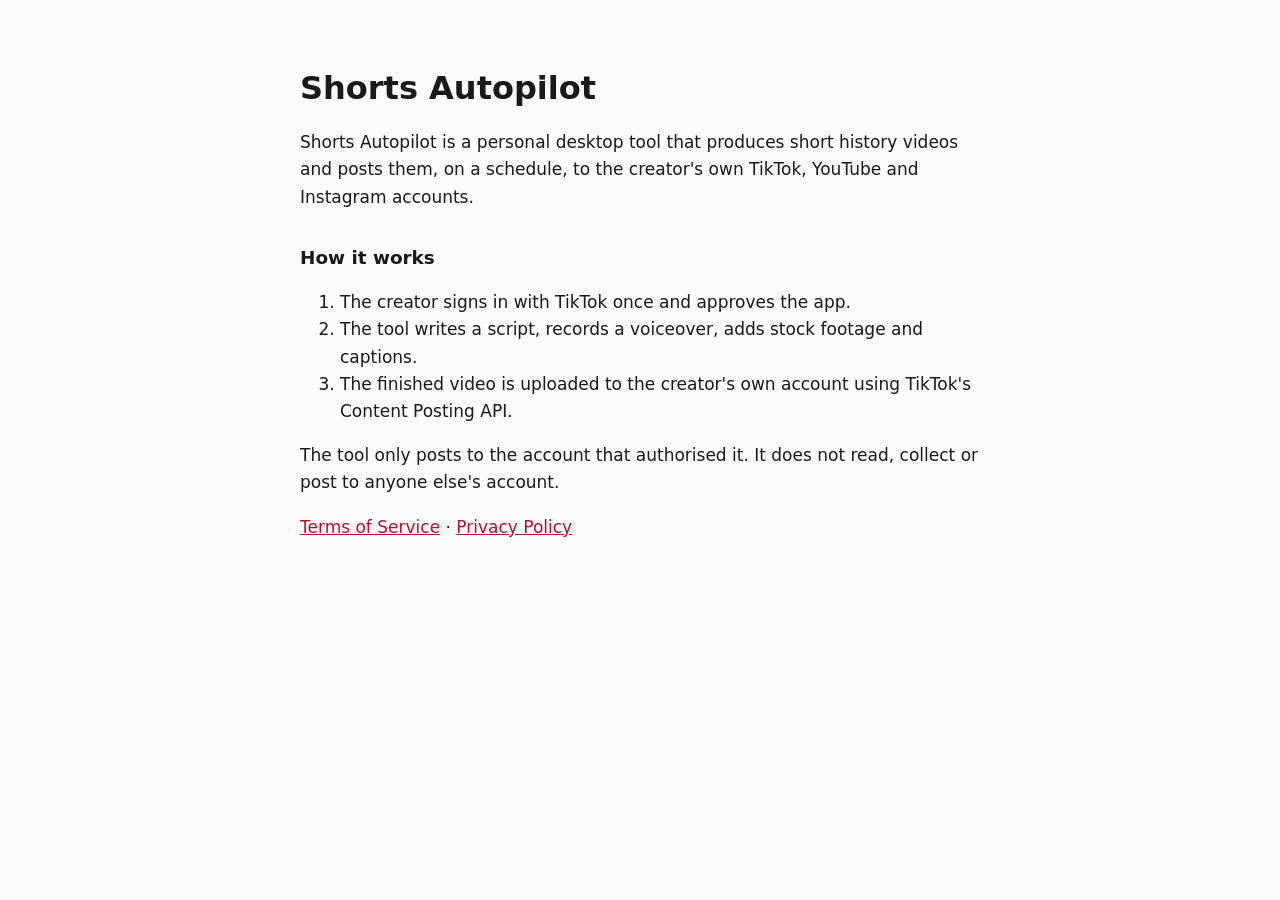
<file: index.html>
<!doctype html>
<html lang="en">
<head>
<meta charset="utf-8">
<meta name="viewport" content="width=device-width, initial-scale=1">
<title>Shorts Autopilot</title>
<link rel="stylesheet" href="style.css">
</head>
<body>
<main>
  <h1>Shorts Autopilot</h1>
  <p>Shorts Autopilot is a personal desktop tool that produces short history videos and posts them,
  on a schedule, to the creator's own TikTok, YouTube and Instagram accounts.</p>
  <h2>How it works</h2>
  <ol>
    <li>The creator signs in with TikTok once and approves the app.</li>
    <li>The tool writes a script, records a voiceover, adds stock footage and captions.</li>
    <li>The finished video is uploaded to the creator's own account using TikTok's Content Posting API.</li>
  </ol>
  <p>The tool only posts to the account that authorised it. It does not read, collect or post to anyone else's account.</p>
  <p><a href="terms.html">Terms of Service</a> · <a href="privacy.html">Privacy Policy</a></p>
</main>
</body>
</html>
</file>
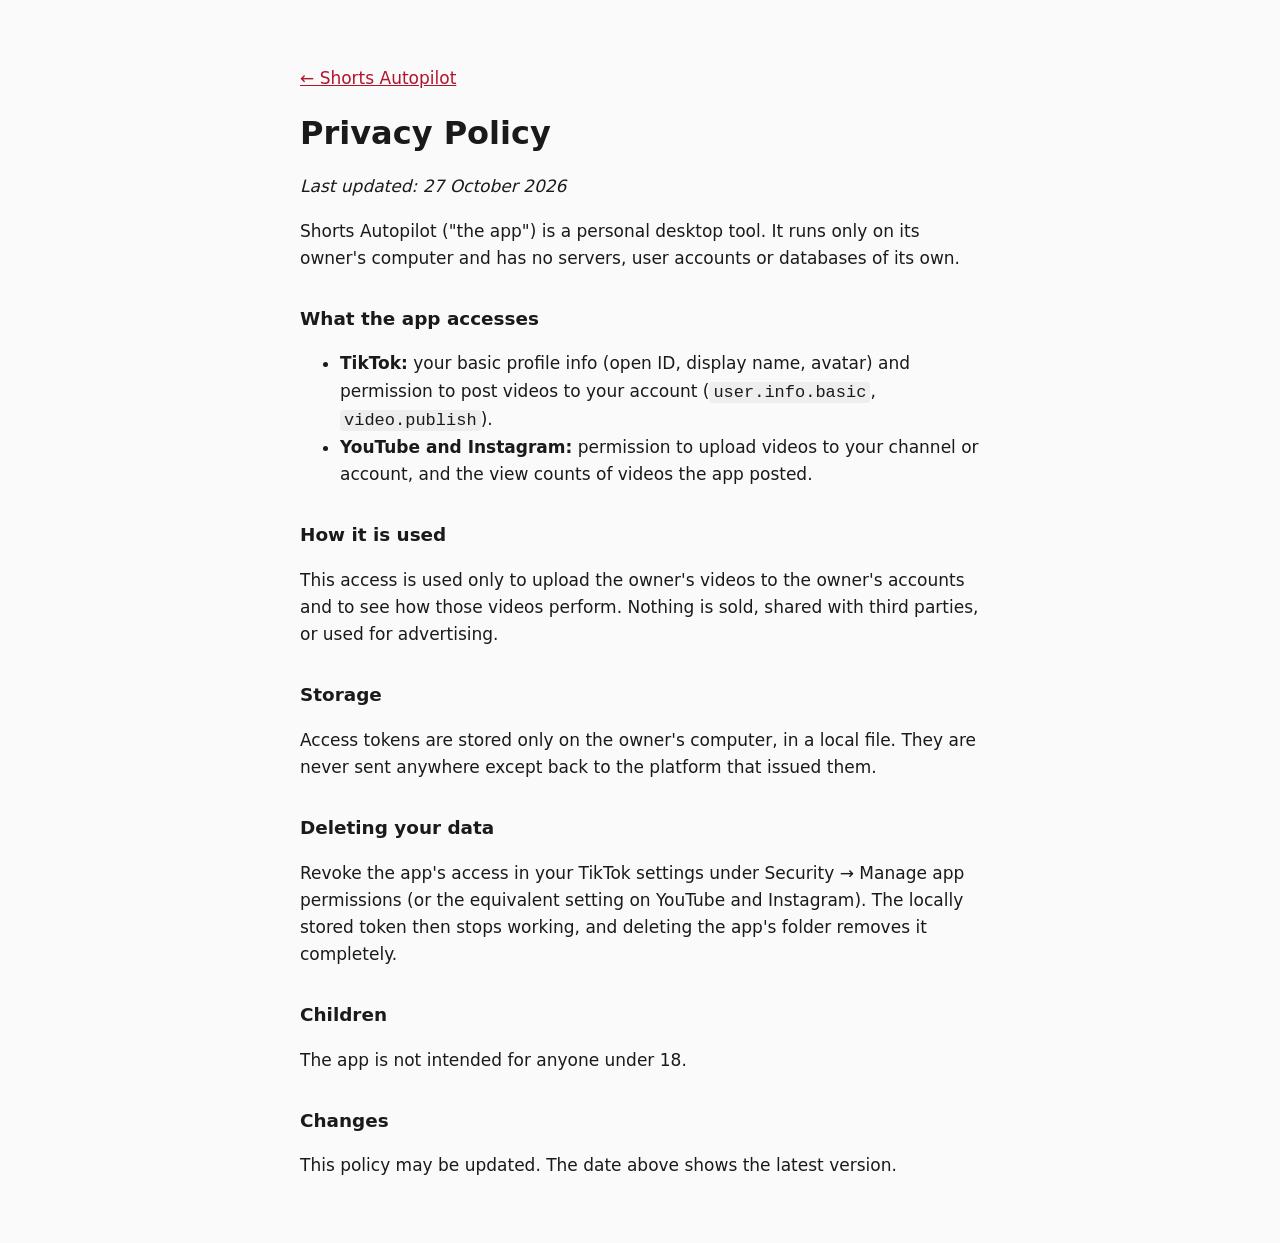
<file: privacy.html>
<!doctype html>
<html lang="en">
<head>
<meta charset="utf-8">
<meta name="viewport" content="width=device-width, initial-scale=1">
<title>Privacy Policy</title>
<link rel="stylesheet" href="style.css">
</head>
<body>
<main>
  <p><a href="index.html">← Shorts Autopilot</a></p>
  <h1>Privacy Policy</h1>
  <p><em>Last updated: 27 October 2026</em></p>
  <p>Shorts Autopilot ("the app") is a personal desktop tool. It runs only on its owner's computer and has no
  servers, user accounts or databases of its own.</p>
  <h2>What the app accesses</h2>
  <ul>
    <li><strong>TikTok:</strong> your basic profile info (open ID, display name, avatar) and permission to post
    videos to your account (<code>user.info.basic</code>, <code>video.publish</code>).</li>
    <li><strong>YouTube and Instagram:</strong> permission to upload videos to your channel or account, and the
    view counts of videos the app posted.</li>
  </ul>
  <h2>How it is used</h2>
  <p>This access is used only to upload the owner's videos to the owner's accounts and to see how those videos
  perform. Nothing is sold, shared with third parties, or used for advertising.</p>
  <h2>Storage</h2>
  <p>Access tokens are stored only on the owner's computer, in a local file. They are never sent anywhere except
  back to the platform that issued them.</p>
  <h2>Deleting your data</h2>
  <p>Revoke the app's access in your TikTok settings under Security → Manage app permissions (or the equivalent
  setting on YouTube and Instagram). The locally stored token then stops working, and deleting the app's folder
  removes it completely.</p>
  <h2>Children</h2>
  <p>The app is not intended for anyone under 18.</p>
  <h2>Changes</h2>
  <p>This policy may be updated. The date above shows the latest version.</p>
</main>
</body>
</html>
</file>
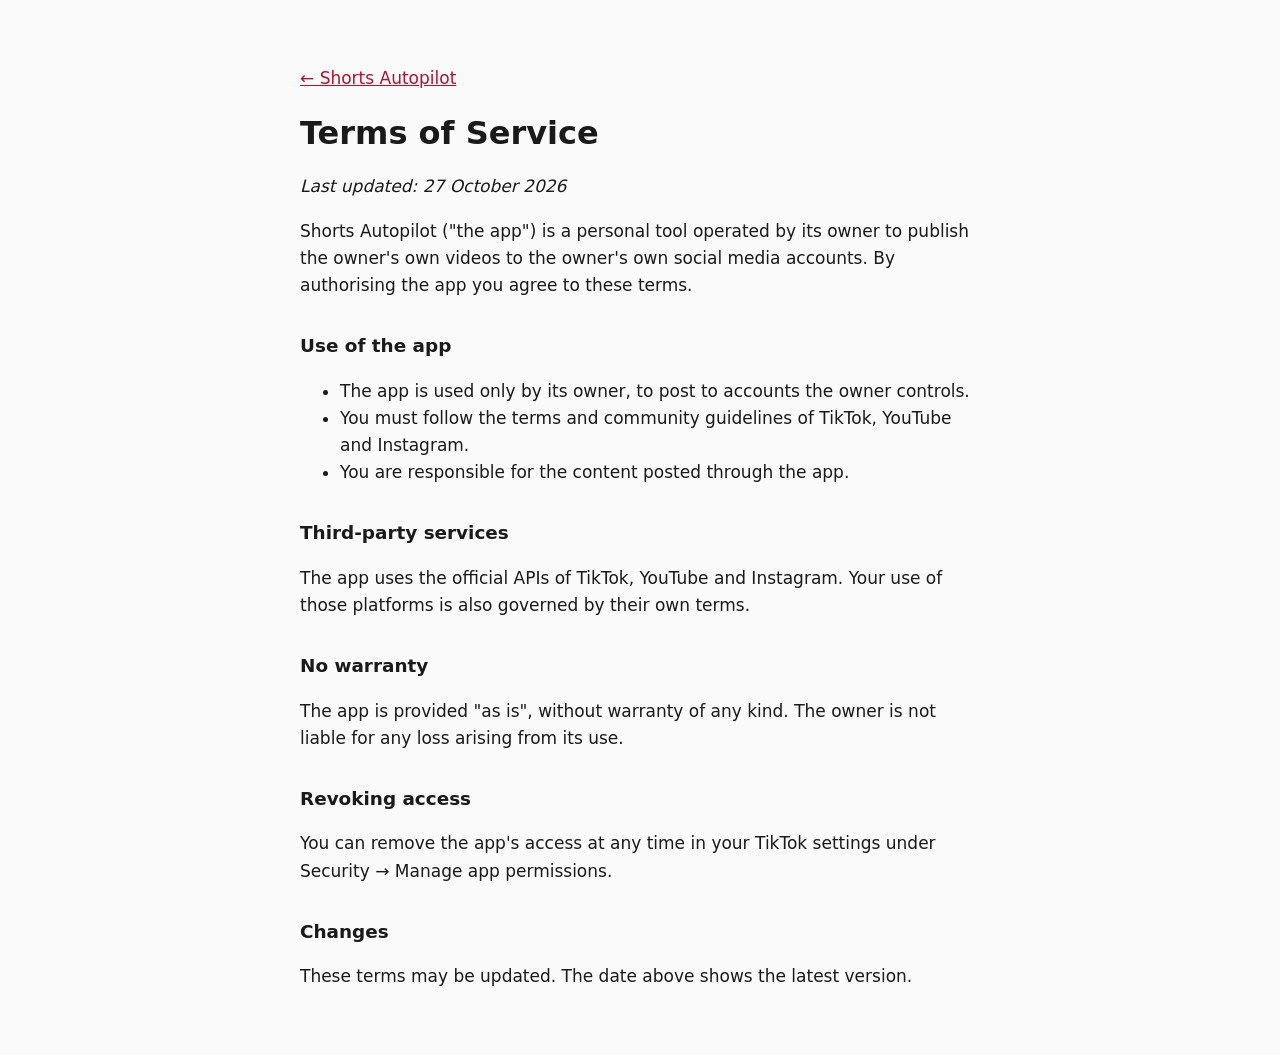
<file: terms.html>
<!doctype html>
<html lang="en">
<head>
<meta charset="utf-8">
<meta name="viewport" content="width=device-width, initial-scale=1">
<title>Terms of Service</title>
<link rel="stylesheet" href="style.css">
</head>
<body>
<main>
  <p><a href="index.html">← Shorts Autopilot</a></p>
  <h1>Terms of Service</h1>
  <p><em>Last updated: 27 October 2026</em></p>
  <p>Shorts Autopilot ("the app") is a personal tool operated by its owner to publish the owner's own videos
  to the owner's own social media accounts. By authorising the app you agree to these terms.</p>
  <h2>Use of the app</h2>
  <ul>
    <li>The app is used only by its owner, to post to accounts the owner controls.</li>
    <li>You must follow the terms and community guidelines of TikTok, YouTube and Instagram.</li>
    <li>You are responsible for the content posted through the app.</li>
  </ul>
  <h2>Third-party services</h2>
  <p>The app uses the official APIs of TikTok, YouTube and Instagram. Your use of those platforms is also
  governed by their own terms.</p>
  <h2>No warranty</h2>
  <p>The app is provided "as is", without warranty of any kind. The owner is not liable for any loss arising
  from its use.</p>
  <h2>Revoking access</h2>
  <p>You can remove the app's access at any time in your TikTok settings under Security → Manage app permissions.</p>
  <h2>Changes</h2>
  <p>These terms may be updated. The date above shows the latest version.</p>
</main>
</body>
</html>
</file>
<file: style.css>
body { margin: 0; background: #fafafa; color: #1a1a1a; font: 17px/1.6 system-ui, -apple-system, "Segoe UI", sans-serif; }
main { max-width: 680px; margin: 0 auto; padding: 48px 16px; }
h1 { font-size: 2rem; line-height: 1.2; }
h2 { font-size: 1.15rem; margin-top: 2rem; }
a { color: #b3122e; }
code { background: #eee; padding: 1px 4px; border-radius: 3px; }
</file>
